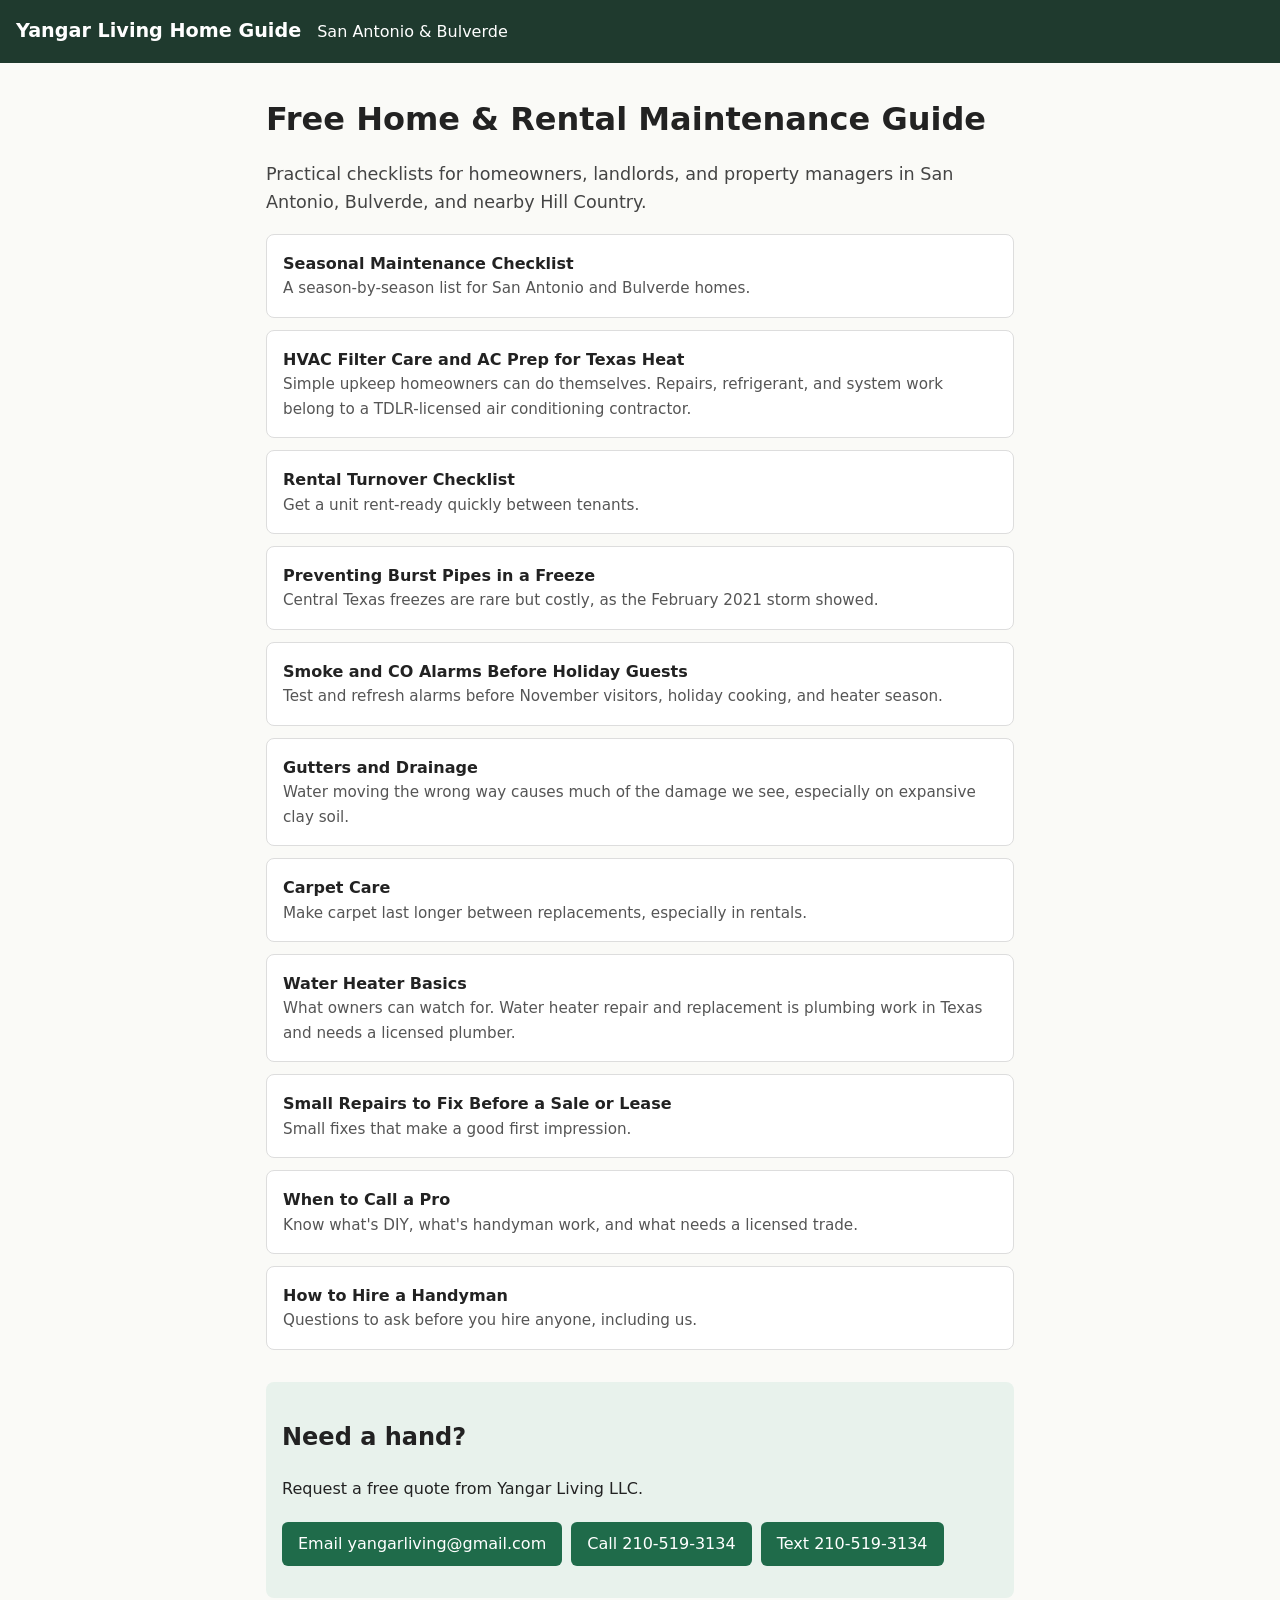
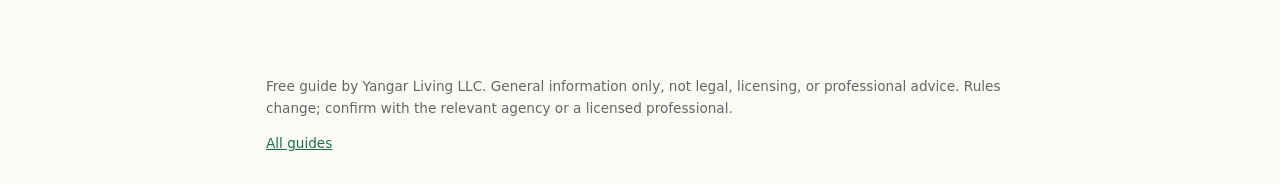
<file: index.html>
<!doctype html><html lang="en"><head><meta charset="utf-8"><meta name="viewport" content="width=device-width,initial-scale=1"><title>Home | Yangar Living Home Guide</title><link rel="stylesheet" href="style.css"></head><body><header><a href="index.html" class="logo">Yangar Living Home Guide</a><span>San Antonio &amp; Bulverde</span></header><main><h1>Free Home &amp; Rental Maintenance Guide</h1><p class="lead">Practical checklists for homeowners, landlords, and property managers in San Antonio, Bulverde, and nearby Hill Country.</p><ul class="cards"><li><a href="seasonal-checklist.html"><strong>Seasonal Maintenance Checklist</strong><span>A season-by-season list for San Antonio and Bulverde homes.</span></a></li><li><a href="hvac-filter-ac-prep.html"><strong>HVAC Filter Care and AC Prep for Texas Heat</strong><span>Simple upkeep homeowners can do themselves. Repairs, refrigerant, and system work belong to a TDLR-licensed air conditioning contractor.</span></a></li><li><a href="rental-turnover-checklist.html"><strong>Rental Turnover Checklist</strong><span>Get a unit rent-ready quickly between tenants.</span></a></li><li><a href="freeze-pipe-prevention.html"><strong>Preventing Burst Pipes in a Freeze</strong><span>Central Texas freezes are rare but costly, as the February 2021 storm showed.</span></a></li><li><a href="smoke-co-alarms.html"><strong>Smoke and CO Alarms Before Holiday Guests</strong><span>Test and refresh alarms before November visitors, holiday cooking, and heater season.</span></a></li><li><a href="gutters-drainage.html"><strong>Gutters and Drainage</strong><span>Water moving the wrong way causes much of the damage we see, especially on expansive clay soil.</span></a></li><li><a href="carpet-care.html"><strong>Carpet Care</strong><span>Make carpet last longer between replacements, especially in rentals.</span></a></li><li><a href="water-heater-basics.html"><strong>Water Heater Basics</strong><span>What owners can watch for. Water heater repair and replacement is plumbing work in Texas and needs a licensed plumber.</span></a></li><li><a href="pre-sale-lease-repairs.html"><strong>Small Repairs to Fix Before a Sale or Lease</strong><span>Small fixes that make a good first impression.</span></a></li><li><a href="when-to-call-a-pro.html"><strong>When to Call a Pro</strong><span>Know what&#x27;s DIY, what&#x27;s handyman work, and what needs a licensed trade.</span></a></li><li><a href="hiring-a-handyman.html"><strong>How to Hire a Handyman</strong><span>Questions to ask before you hire anyone, including us.</span></a></li></ul><section class="cta"><h2>Need a hand?</h2><p>Request a free quote from Yangar Living LLC.</p><p><a class="btn" href="mailto:yangarliving@gmail.com?subject=Quote%20request">Email yangarliving@gmail.com</a> <a class="btn" href="tel:+12105193134">Call 210-519-3134</a> <a class="btn" href="sms:+12105193134">Text 210-519-3134</a></p></section></main><footer><p>Free guide by Yangar Living LLC. General information only, not legal, licensing, or professional advice. Rules change; confirm with the relevant agency or a licensed professional.</p><p><a href="index.html">All guides</a></p></footer></body></html>
</file>
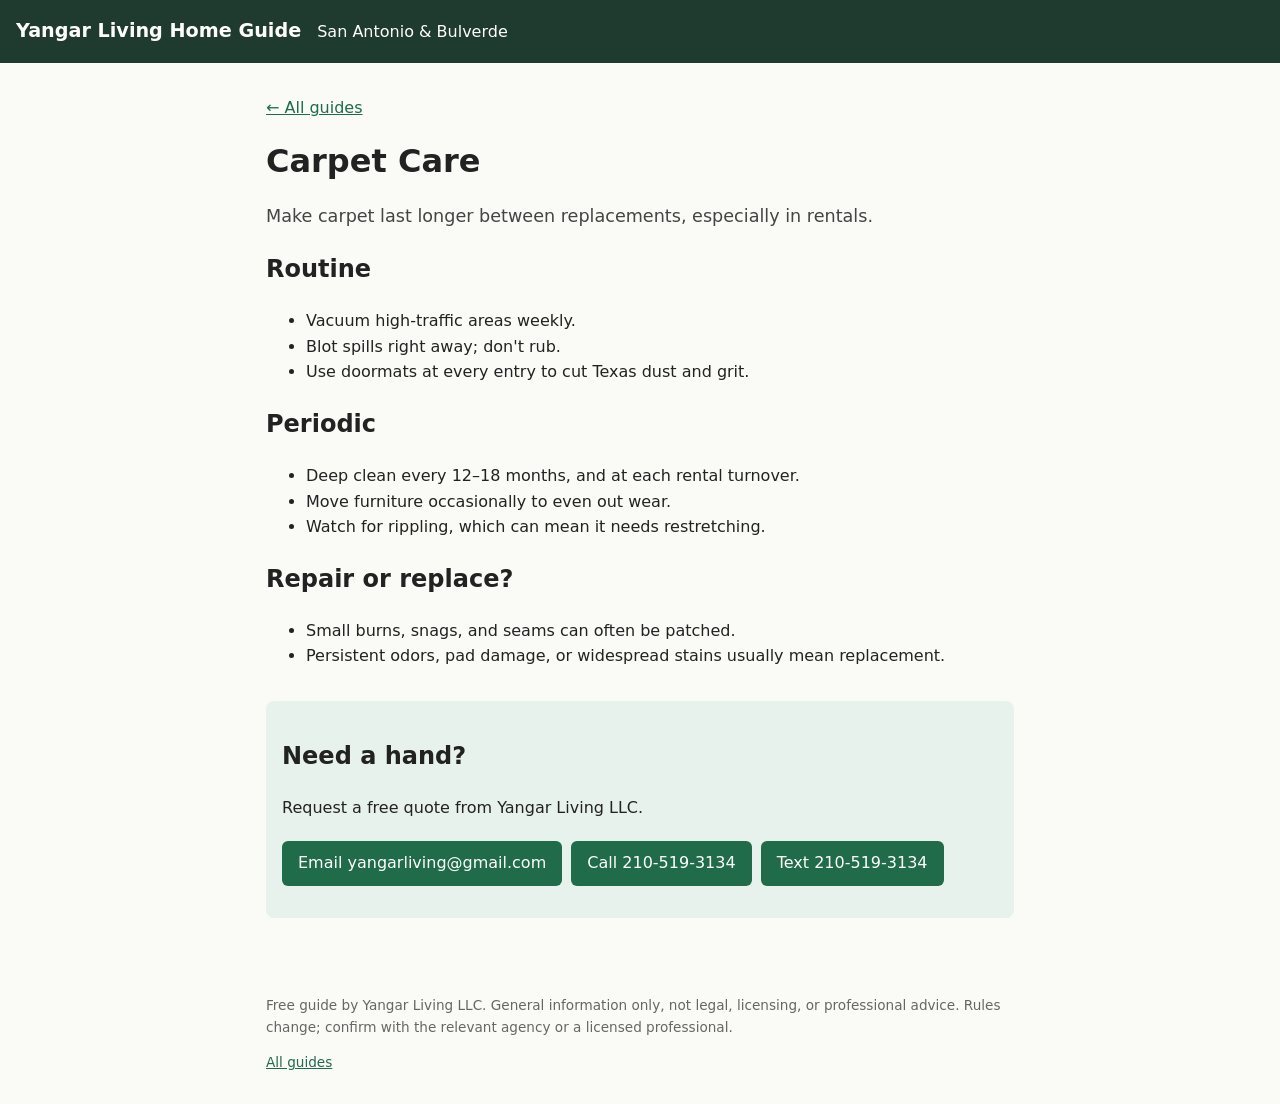
<file: carpet-care.html>
<!doctype html><html lang="en"><head><meta charset="utf-8"><meta name="viewport" content="width=device-width,initial-scale=1"><title>Carpet Care | Yangar Living Home Guide</title><link rel="stylesheet" href="style.css"></head><body><header><a href="index.html" class="logo">Yangar Living Home Guide</a><span>San Antonio &amp; Bulverde</span></header><main><p><a href="index.html">&larr; All guides</a></p><h1>Carpet Care</h1><p class="lead">Make carpet last longer between replacements, especially in rentals.</p><h2>Routine</h2><ul><li>Vacuum high-traffic areas weekly.</li><li>Blot spills right away; don&#x27;t rub.</li><li>Use doormats at every entry to cut Texas dust and grit.</li></ul><h2>Periodic</h2><ul><li>Deep clean every 12–18 months, and at each rental turnover.</li><li>Move furniture occasionally to even out wear.</li><li>Watch for rippling, which can mean it needs restretching.</li></ul><h2>Repair or replace?</h2><ul><li>Small burns, snags, and seams can often be patched.</li><li>Persistent odors, pad damage, or widespread stains usually mean replacement.</li></ul><section class="cta"><h2>Need a hand?</h2><p>Request a free quote from Yangar Living LLC.</p><p><a class="btn" href="mailto:yangarliving@gmail.com?subject=Quote%20request">Email yangarliving@gmail.com</a> <a class="btn" href="tel:+12105193134">Call 210-519-3134</a> <a class="btn" href="sms:+12105193134">Text 210-519-3134</a></p></section></main><footer><p>Free guide by Yangar Living LLC. General information only, not legal, licensing, or professional advice. Rules change; confirm with the relevant agency or a licensed professional.</p><p><a href="index.html">All guides</a></p></footer></body></html>
</file>
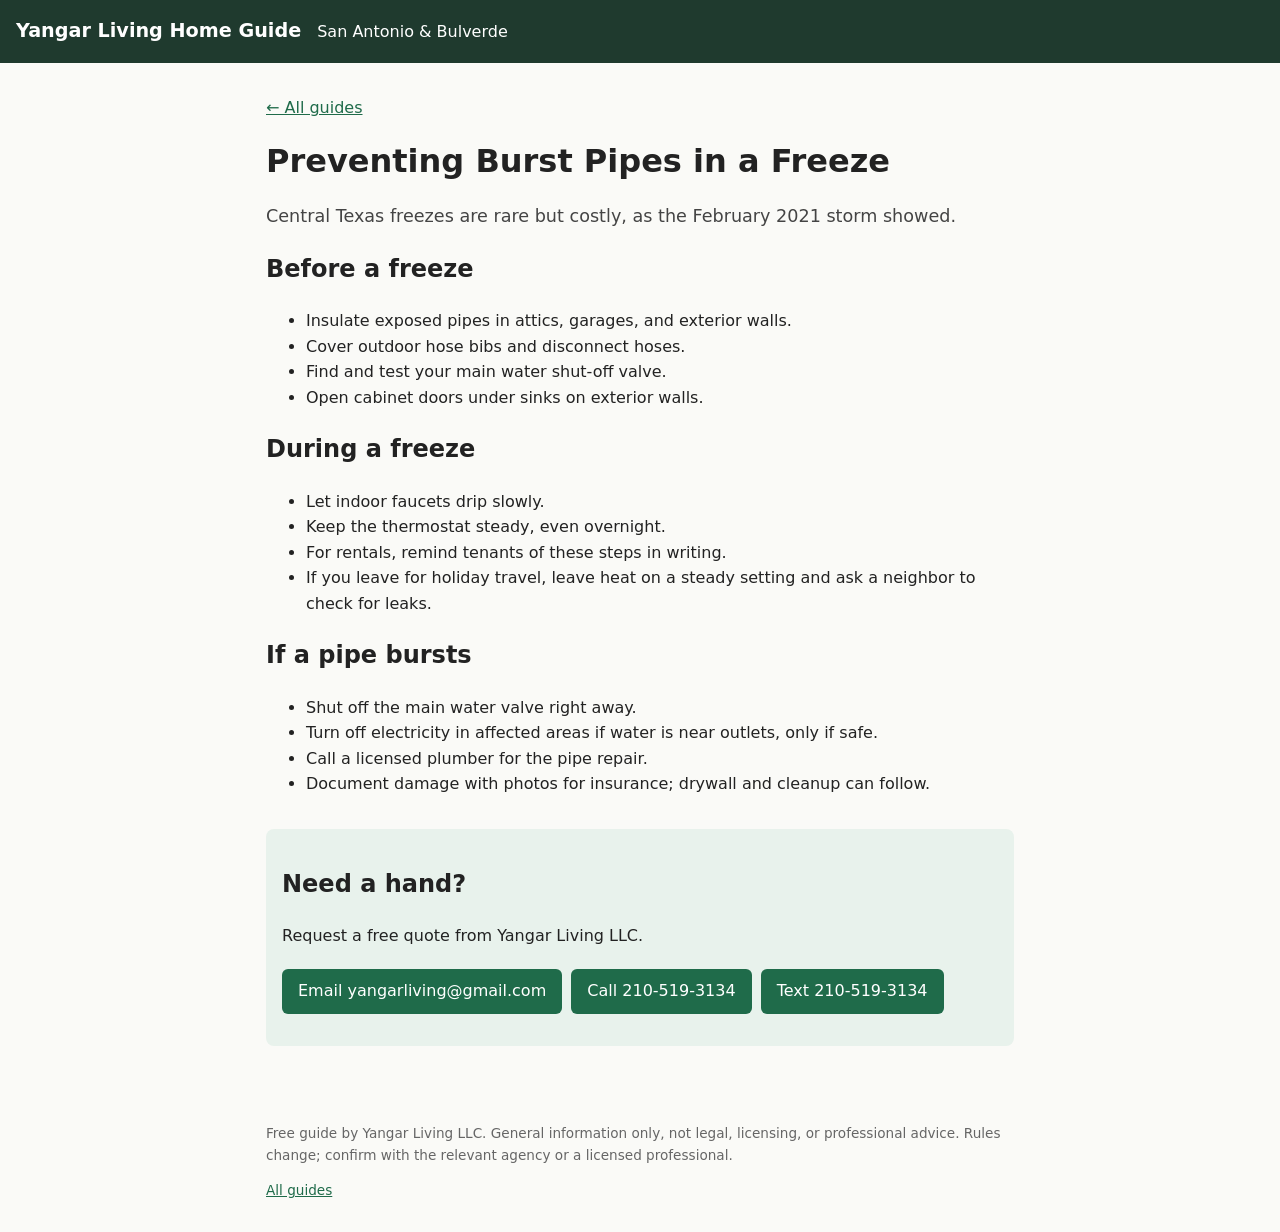
<file: freeze-pipe-prevention.html>
<!doctype html><html lang="en"><head><meta charset="utf-8"><meta name="viewport" content="width=device-width,initial-scale=1"><title>Preventing Burst Pipes in a Freeze | Yangar Living Home Guide</title><link rel="stylesheet" href="style.css"></head><body><header><a href="index.html" class="logo">Yangar Living Home Guide</a><span>San Antonio &amp; Bulverde</span></header><main><p><a href="index.html">&larr; All guides</a></p><h1>Preventing Burst Pipes in a Freeze</h1><p class="lead">Central Texas freezes are rare but costly, as the February 2021 storm showed.</p><h2>Before a freeze</h2><ul><li>Insulate exposed pipes in attics, garages, and exterior walls.</li><li>Cover outdoor hose bibs and disconnect hoses.</li><li>Find and test your main water shut-off valve.</li><li>Open cabinet doors under sinks on exterior walls.</li></ul><h2>During a freeze</h2><ul><li>Let indoor faucets drip slowly.</li><li>Keep the thermostat steady, even overnight.</li><li>For rentals, remind tenants of these steps in writing.</li><li>If you leave for holiday travel, leave heat on a steady setting and ask a neighbor to check for leaks.</li></ul><h2>If a pipe bursts</h2><ul><li>Shut off the main water valve right away.</li><li>Turn off electricity in affected areas if water is near outlets, only if safe.</li><li>Call a licensed plumber for the pipe repair.</li><li>Document damage with photos for insurance; drywall and cleanup can follow.</li></ul><section class="cta"><h2>Need a hand?</h2><p>Request a free quote from Yangar Living LLC.</p><p><a class="btn" href="mailto:yangarliving@gmail.com?subject=Quote%20request">Email yangarliving@gmail.com</a> <a class="btn" href="tel:+12105193134">Call 210-519-3134</a> <a class="btn" href="sms:+12105193134">Text 210-519-3134</a></p></section></main><footer><p>Free guide by Yangar Living LLC. General information only, not legal, licensing, or professional advice. Rules change; confirm with the relevant agency or a licensed professional.</p><p><a href="index.html">All guides</a></p></footer></body></html>
</file>
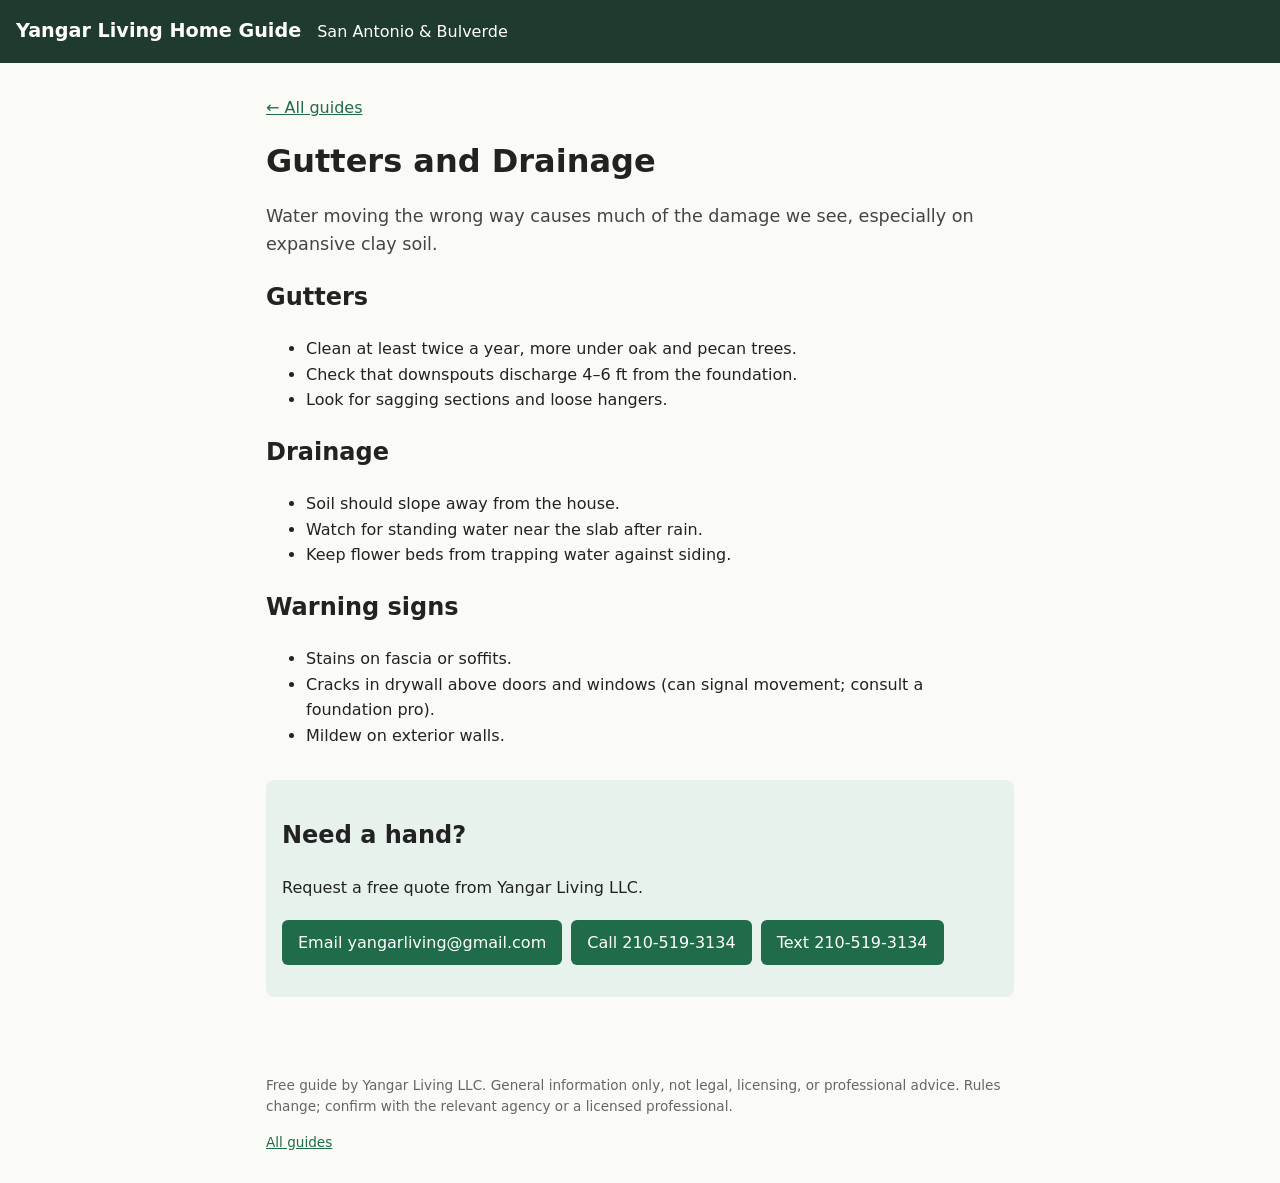
<file: gutters-drainage.html>
<!doctype html><html lang="en"><head><meta charset="utf-8"><meta name="viewport" content="width=device-width,initial-scale=1"><title>Gutters and Drainage | Yangar Living Home Guide</title><link rel="stylesheet" href="style.css"></head><body><header><a href="index.html" class="logo">Yangar Living Home Guide</a><span>San Antonio &amp; Bulverde</span></header><main><p><a href="index.html">&larr; All guides</a></p><h1>Gutters and Drainage</h1><p class="lead">Water moving the wrong way causes much of the damage we see, especially on expansive clay soil.</p><h2>Gutters</h2><ul><li>Clean at least twice a year, more under oak and pecan trees.</li><li>Check that downspouts discharge 4–6 ft from the foundation.</li><li>Look for sagging sections and loose hangers.</li></ul><h2>Drainage</h2><ul><li>Soil should slope away from the house.</li><li>Watch for standing water near the slab after rain.</li><li>Keep flower beds from trapping water against siding.</li></ul><h2>Warning signs</h2><ul><li>Stains on fascia or soffits.</li><li>Cracks in drywall above doors and windows (can signal movement; consult a foundation pro).</li><li>Mildew on exterior walls.</li></ul><section class="cta"><h2>Need a hand?</h2><p>Request a free quote from Yangar Living LLC.</p><p><a class="btn" href="mailto:yangarliving@gmail.com?subject=Quote%20request">Email yangarliving@gmail.com</a> <a class="btn" href="tel:+12105193134">Call 210-519-3134</a> <a class="btn" href="sms:+12105193134">Text 210-519-3134</a></p></section></main><footer><p>Free guide by Yangar Living LLC. General information only, not legal, licensing, or professional advice. Rules change; confirm with the relevant agency or a licensed professional.</p><p><a href="index.html">All guides</a></p></footer></body></html>
</file>
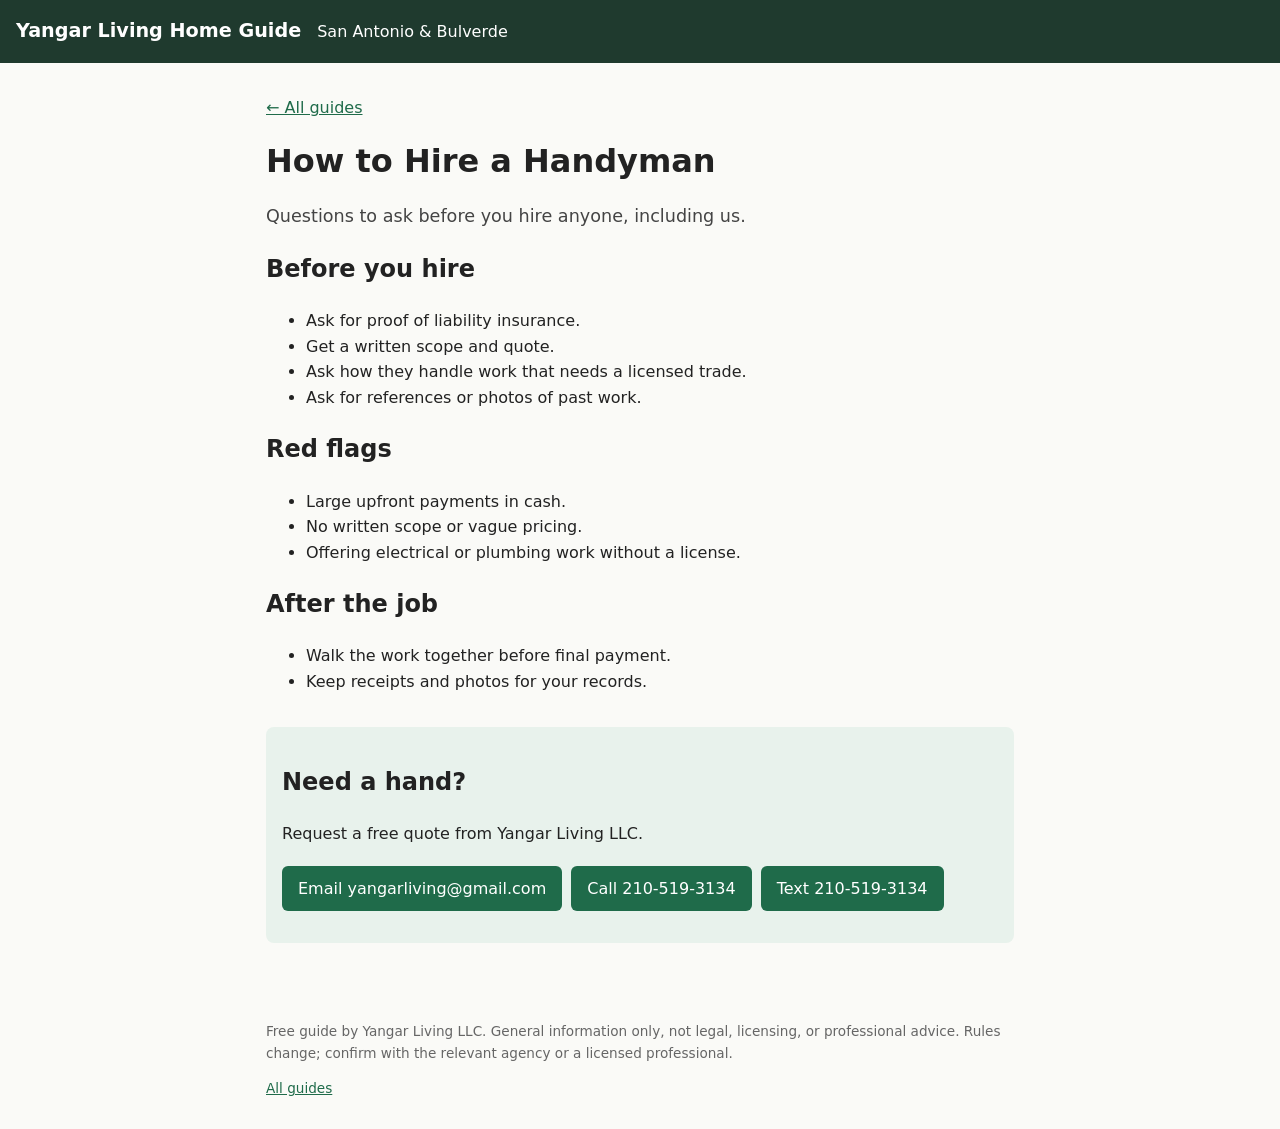
<file: hiring-a-handyman.html>
<!doctype html><html lang="en"><head><meta charset="utf-8"><meta name="viewport" content="width=device-width,initial-scale=1"><title>How to Hire a Handyman | Yangar Living Home Guide</title><link rel="stylesheet" href="style.css"></head><body><header><a href="index.html" class="logo">Yangar Living Home Guide</a><span>San Antonio &amp; Bulverde</span></header><main><p><a href="index.html">&larr; All guides</a></p><h1>How to Hire a Handyman</h1><p class="lead">Questions to ask before you hire anyone, including us.</p><h2>Before you hire</h2><ul><li>Ask for proof of liability insurance.</li><li>Get a written scope and quote.</li><li>Ask how they handle work that needs a licensed trade.</li><li>Ask for references or photos of past work.</li></ul><h2>Red flags</h2><ul><li>Large upfront payments in cash.</li><li>No written scope or vague pricing.</li><li>Offering electrical or plumbing work without a license.</li></ul><h2>After the job</h2><ul><li>Walk the work together before final payment.</li><li>Keep receipts and photos for your records.</li></ul><section class="cta"><h2>Need a hand?</h2><p>Request a free quote from Yangar Living LLC.</p><p><a class="btn" href="mailto:yangarliving@gmail.com?subject=Quote%20request">Email yangarliving@gmail.com</a> <a class="btn" href="tel:+12105193134">Call 210-519-3134</a> <a class="btn" href="sms:+12105193134">Text 210-519-3134</a></p></section></main><footer><p>Free guide by Yangar Living LLC. General information only, not legal, licensing, or professional advice. Rules change; confirm with the relevant agency or a licensed professional.</p><p><a href="index.html">All guides</a></p></footer></body></html>
</file>
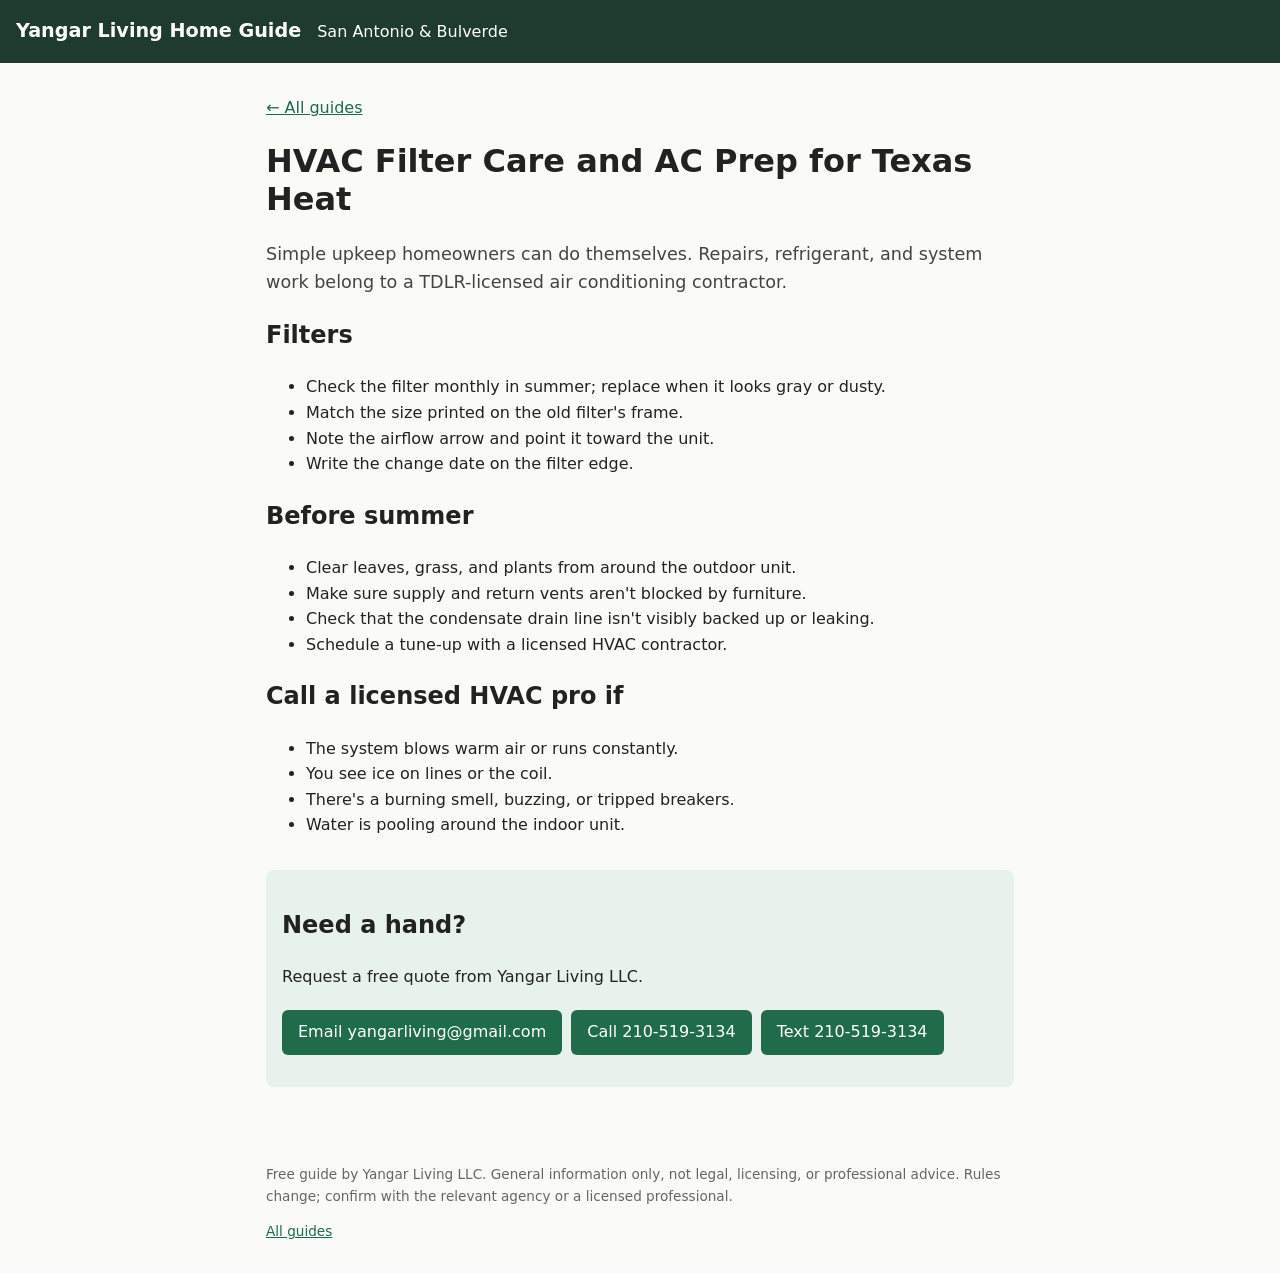
<file: hvac-filter-ac-prep.html>
<!doctype html><html lang="en"><head><meta charset="utf-8"><meta name="viewport" content="width=device-width,initial-scale=1"><title>HVAC Filter Care and AC Prep for Texas Heat | Yangar Living Home Guide</title><link rel="stylesheet" href="style.css"></head><body><header><a href="index.html" class="logo">Yangar Living Home Guide</a><span>San Antonio &amp; Bulverde</span></header><main><p><a href="index.html">&larr; All guides</a></p><h1>HVAC Filter Care and AC Prep for Texas Heat</h1><p class="lead">Simple upkeep homeowners can do themselves. Repairs, refrigerant, and system work belong to a TDLR-licensed air conditioning contractor.</p><h2>Filters</h2><ul><li>Check the filter monthly in summer; replace when it looks gray or dusty.</li><li>Match the size printed on the old filter&#x27;s frame.</li><li>Note the airflow arrow and point it toward the unit.</li><li>Write the change date on the filter edge.</li></ul><h2>Before summer</h2><ul><li>Clear leaves, grass, and plants from around the outdoor unit.</li><li>Make sure supply and return vents aren&#x27;t blocked by furniture.</li><li>Check that the condensate drain line isn&#x27;t visibly backed up or leaking.</li><li>Schedule a tune-up with a licensed HVAC contractor.</li></ul><h2>Call a licensed HVAC pro if</h2><ul><li>The system blows warm air or runs constantly.</li><li>You see ice on lines or the coil.</li><li>There&#x27;s a burning smell, buzzing, or tripped breakers.</li><li>Water is pooling around the indoor unit.</li></ul><section class="cta"><h2>Need a hand?</h2><p>Request a free quote from Yangar Living LLC.</p><p><a class="btn" href="mailto:yangarliving@gmail.com?subject=Quote%20request">Email yangarliving@gmail.com</a> <a class="btn" href="tel:+12105193134">Call 210-519-3134</a> <a class="btn" href="sms:+12105193134">Text 210-519-3134</a></p></section></main><footer><p>Free guide by Yangar Living LLC. General information only, not legal, licensing, or professional advice. Rules change; confirm with the relevant agency or a licensed professional.</p><p><a href="index.html">All guides</a></p></footer></body></html>
</file>
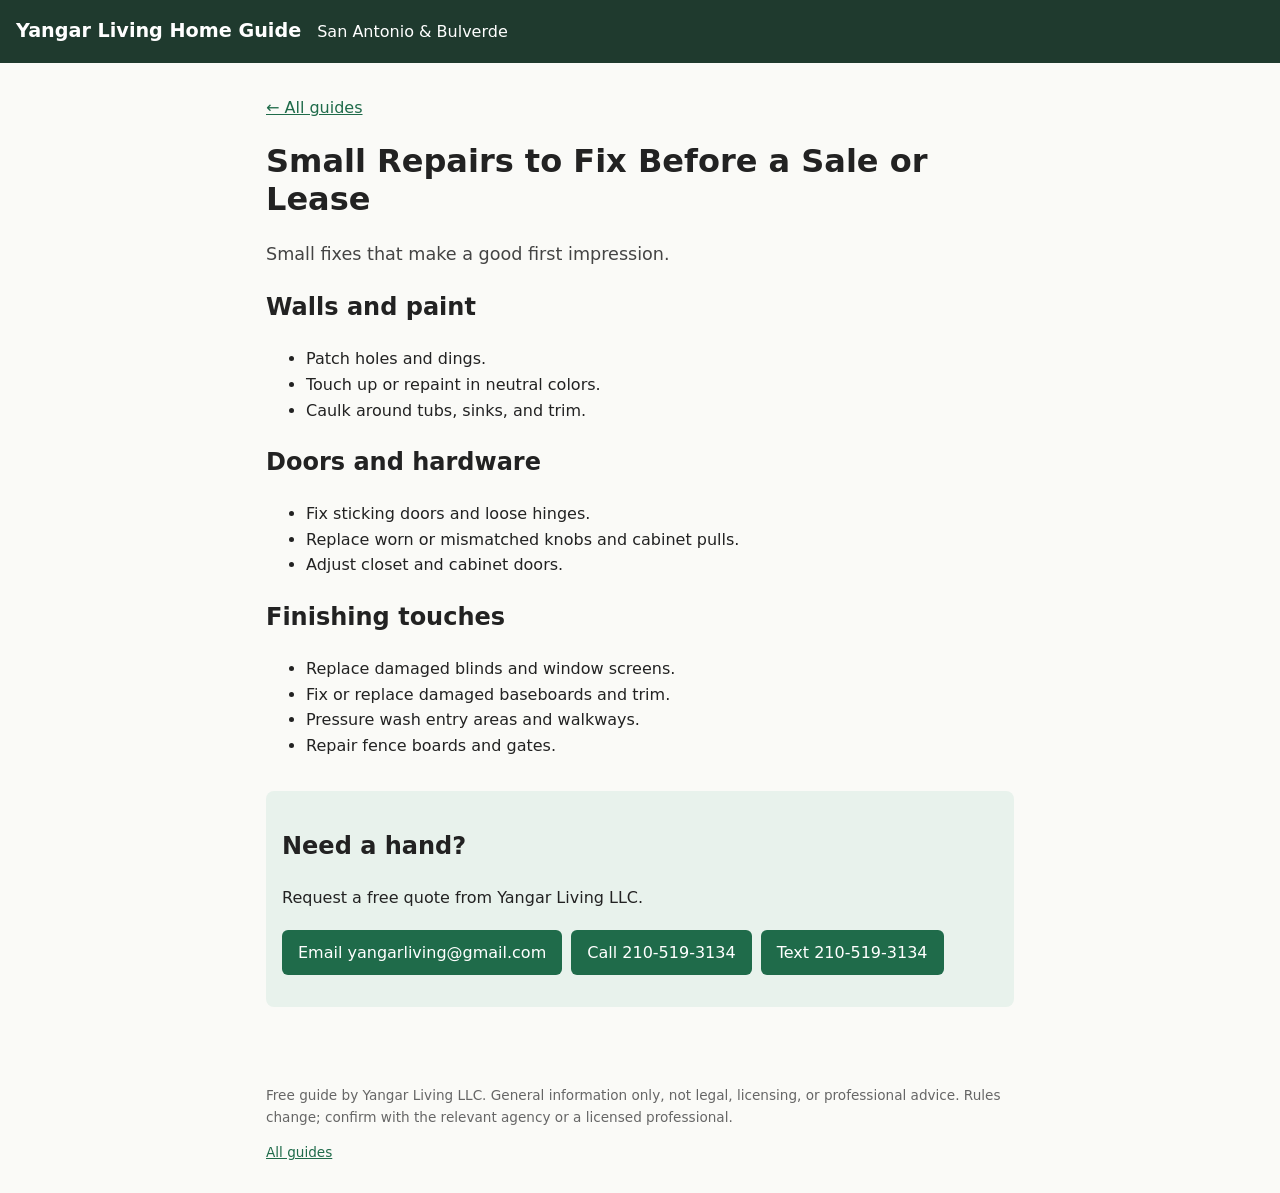
<file: pre-sale-lease-repairs.html>
<!doctype html><html lang="en"><head><meta charset="utf-8"><meta name="viewport" content="width=device-width,initial-scale=1"><title>Small Repairs to Fix Before a Sale or Lease | Yangar Living Home Guide</title><link rel="stylesheet" href="style.css"></head><body><header><a href="index.html" class="logo">Yangar Living Home Guide</a><span>San Antonio &amp; Bulverde</span></header><main><p><a href="index.html">&larr; All guides</a></p><h1>Small Repairs to Fix Before a Sale or Lease</h1><p class="lead">Small fixes that make a good first impression.</p><h2>Walls and paint</h2><ul><li>Patch holes and dings.</li><li>Touch up or repaint in neutral colors.</li><li>Caulk around tubs, sinks, and trim.</li></ul><h2>Doors and hardware</h2><ul><li>Fix sticking doors and loose hinges.</li><li>Replace worn or mismatched knobs and cabinet pulls.</li><li>Adjust closet and cabinet doors.</li></ul><h2>Finishing touches</h2><ul><li>Replace damaged blinds and window screens.</li><li>Fix or replace damaged baseboards and trim.</li><li>Pressure wash entry areas and walkways.</li><li>Repair fence boards and gates.</li></ul><section class="cta"><h2>Need a hand?</h2><p>Request a free quote from Yangar Living LLC.</p><p><a class="btn" href="mailto:yangarliving@gmail.com?subject=Quote%20request">Email yangarliving@gmail.com</a> <a class="btn" href="tel:+12105193134">Call 210-519-3134</a> <a class="btn" href="sms:+12105193134">Text 210-519-3134</a></p></section></main><footer><p>Free guide by Yangar Living LLC. General information only, not legal, licensing, or professional advice. Rules change; confirm with the relevant agency or a licensed professional.</p><p><a href="index.html">All guides</a></p></footer></body></html>
</file>
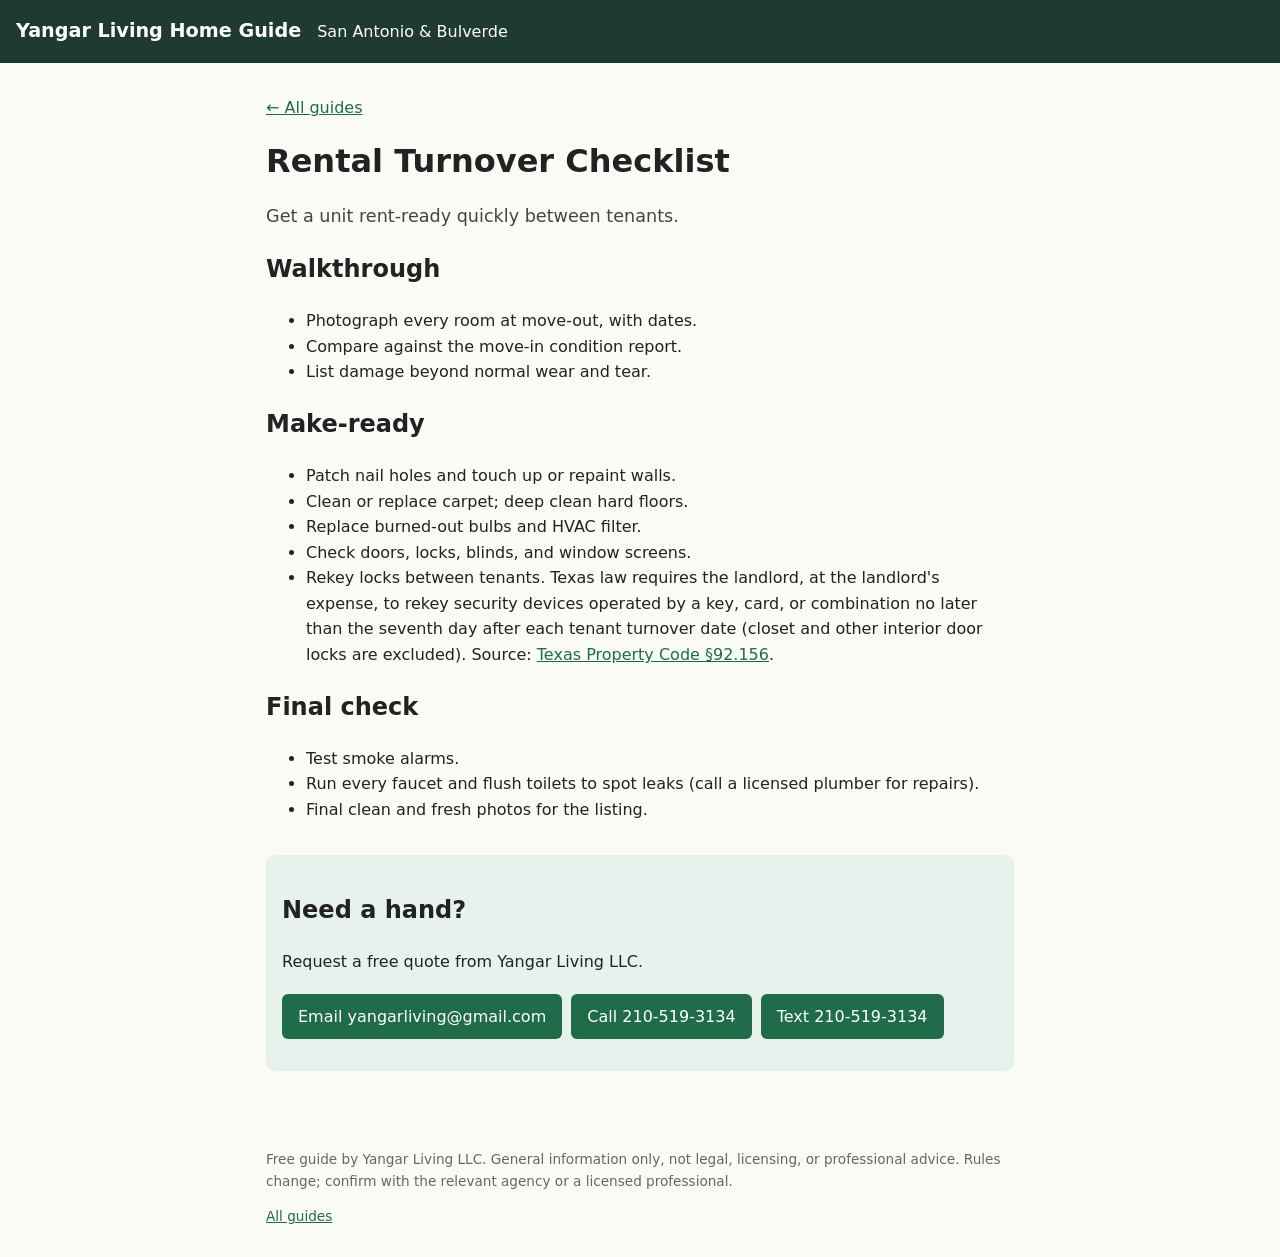
<file: rental-turnover-checklist.html>
<!doctype html><html lang="en"><head><meta charset="utf-8"><meta name="viewport" content="width=device-width,initial-scale=1"><title>Rental Turnover Checklist | Yangar Living Home Guide</title><link rel="stylesheet" href="style.css"></head><body><header><a href="index.html" class="logo">Yangar Living Home Guide</a><span>San Antonio &amp; Bulverde</span></header><main><p><a href="index.html">&larr; All guides</a></p><h1>Rental Turnover Checklist</h1><p class="lead">Get a unit rent-ready quickly between tenants.</p><h2>Walkthrough</h2><ul><li>Photograph every room at move-out, with dates.</li><li>Compare against the move-in condition report.</li><li>List damage beyond normal wear and tear.</li></ul><h2>Make-ready</h2><ul><li>Patch nail holes and touch up or repaint walls.</li><li>Clean or replace carpet; deep clean hard floors.</li><li>Replace burned-out bulbs and HVAC filter.</li><li>Check doors, locks, blinds, and window screens.</li><li>Rekey locks between tenants. Texas law requires the landlord, at the landlord's expense, to rekey security devices operated by a key, card, or combination no later than the seventh day after each tenant turnover date (closet and other interior door locks are excluded). Source: <a href="https://statutes.capitol.texas.gov/Docs/PR/htm/PR.92.htm#92.156" rel="noopener">Texas Property Code §92.156</a>.</li></ul><h2>Final check</h2><ul><li>Test smoke alarms.</li><li>Run every faucet and flush toilets to spot leaks (call a licensed plumber for repairs).</li><li>Final clean and fresh photos for the listing.</li></ul><section class="cta"><h2>Need a hand?</h2><p>Request a free quote from Yangar Living LLC.</p><p><a class="btn" href="mailto:yangarliving@gmail.com?subject=Quote%20request">Email yangarliving@gmail.com</a> <a class="btn" href="tel:+12105193134">Call 210-519-3134</a> <a class="btn" href="sms:+12105193134">Text 210-519-3134</a></p></section></main><footer><p>Free guide by Yangar Living LLC. General information only, not legal, licensing, or professional advice. Rules change; confirm with the relevant agency or a licensed professional.</p><p><a href="index.html">All guides</a></p></footer></body></html>
</file>
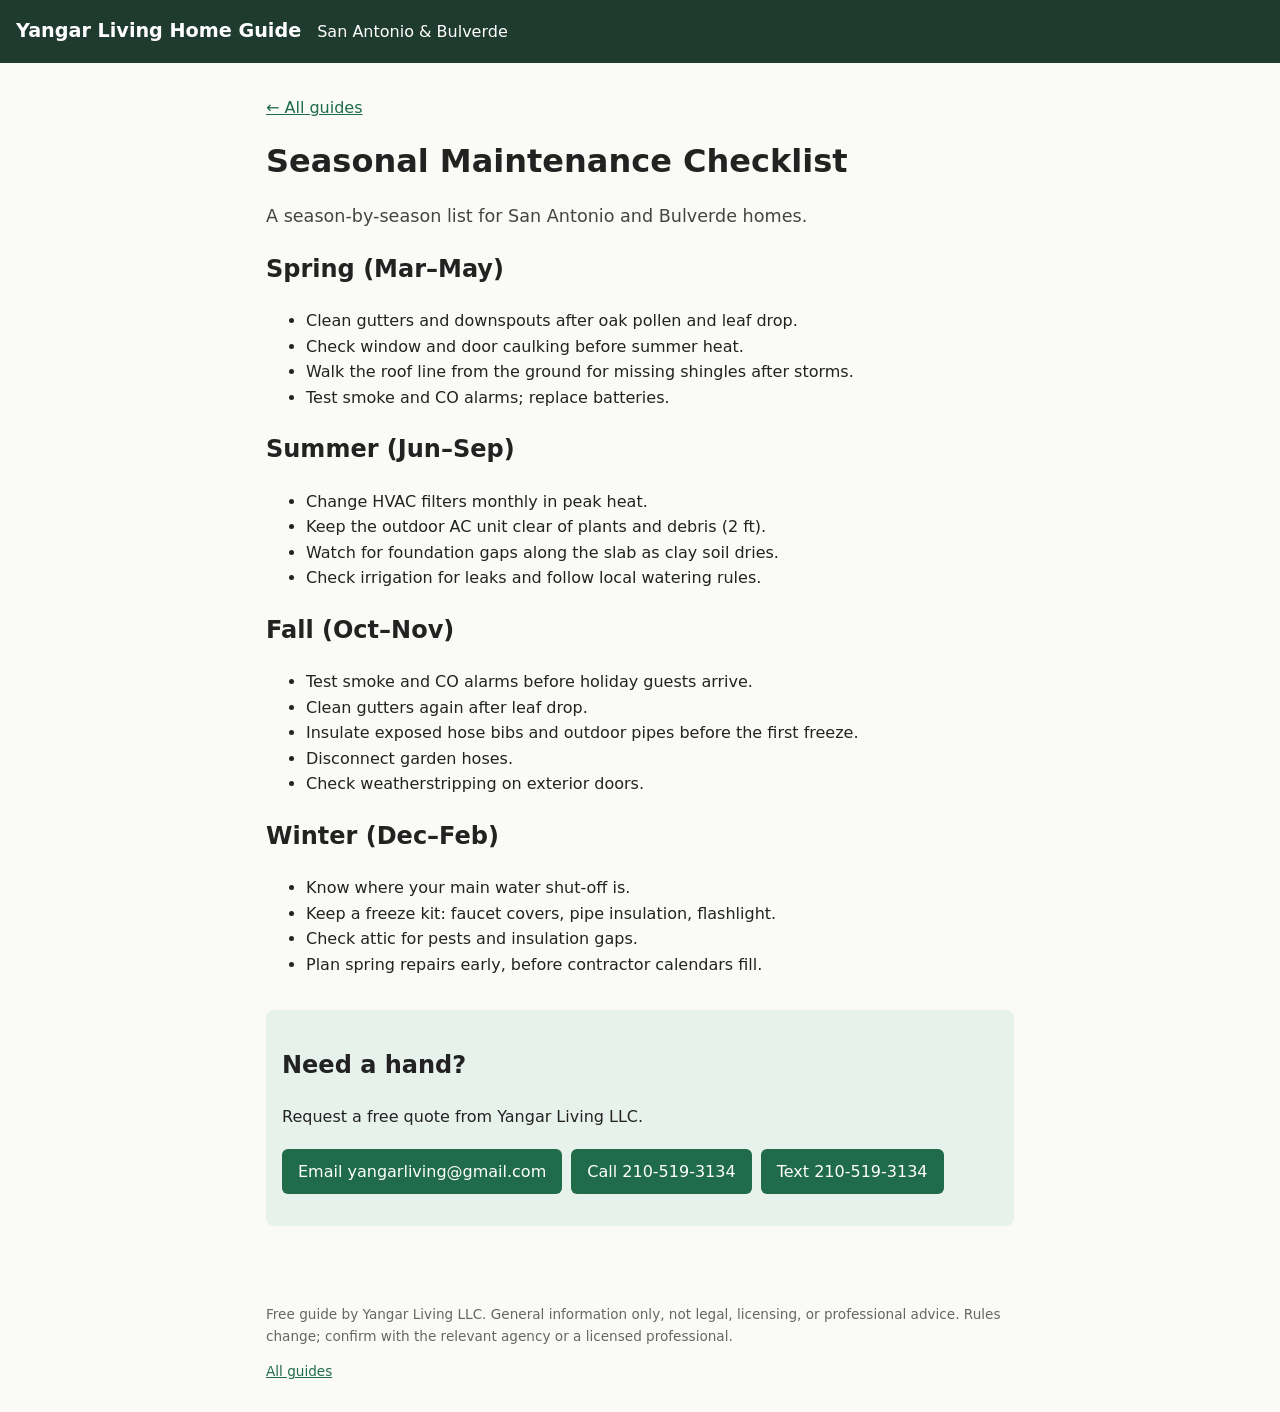
<file: seasonal-checklist.html>
<!doctype html><html lang="en"><head><meta charset="utf-8"><meta name="viewport" content="width=device-width,initial-scale=1"><title>Seasonal Maintenance Checklist | Yangar Living Home Guide</title><link rel="stylesheet" href="style.css"></head><body><header><a href="index.html" class="logo">Yangar Living Home Guide</a><span>San Antonio &amp; Bulverde</span></header><main><p><a href="index.html">&larr; All guides</a></p><h1>Seasonal Maintenance Checklist</h1><p class="lead">A season-by-season list for San Antonio and Bulverde homes.</p><h2>Spring (Mar–May)</h2><ul><li>Clean gutters and downspouts after oak pollen and leaf drop.</li><li>Check window and door caulking before summer heat.</li><li>Walk the roof line from the ground for missing shingles after storms.</li><li>Test smoke and CO alarms; replace batteries.</li></ul><h2>Summer (Jun–Sep)</h2><ul><li>Change HVAC filters monthly in peak heat.</li><li>Keep the outdoor AC unit clear of plants and debris (2 ft).</li><li>Watch for foundation gaps along the slab as clay soil dries.</li><li>Check irrigation for leaks and follow local watering rules.</li></ul><h2>Fall (Oct–Nov)</h2><ul><li>Test smoke and CO alarms before holiday guests arrive.</li><li>Clean gutters again after leaf drop.</li><li>Insulate exposed hose bibs and outdoor pipes before the first freeze.</li><li>Disconnect garden hoses.</li><li>Check weatherstripping on exterior doors.</li></ul><h2>Winter (Dec–Feb)</h2><ul><li>Know where your main water shut-off is.</li><li>Keep a freeze kit: faucet covers, pipe insulation, flashlight.</li><li>Check attic for pests and insulation gaps.</li><li>Plan spring repairs early, before contractor calendars fill.</li></ul><section class="cta"><h2>Need a hand?</h2><p>Request a free quote from Yangar Living LLC.</p><p><a class="btn" href="mailto:yangarliving@gmail.com?subject=Quote%20request">Email yangarliving@gmail.com</a> <a class="btn" href="tel:+12105193134">Call 210-519-3134</a> <a class="btn" href="sms:+12105193134">Text 210-519-3134</a></p></section></main><footer><p>Free guide by Yangar Living LLC. General information only, not legal, licensing, or professional advice. Rules change; confirm with the relevant agency or a licensed professional.</p><p><a href="index.html">All guides</a></p></footer></body></html>
</file>
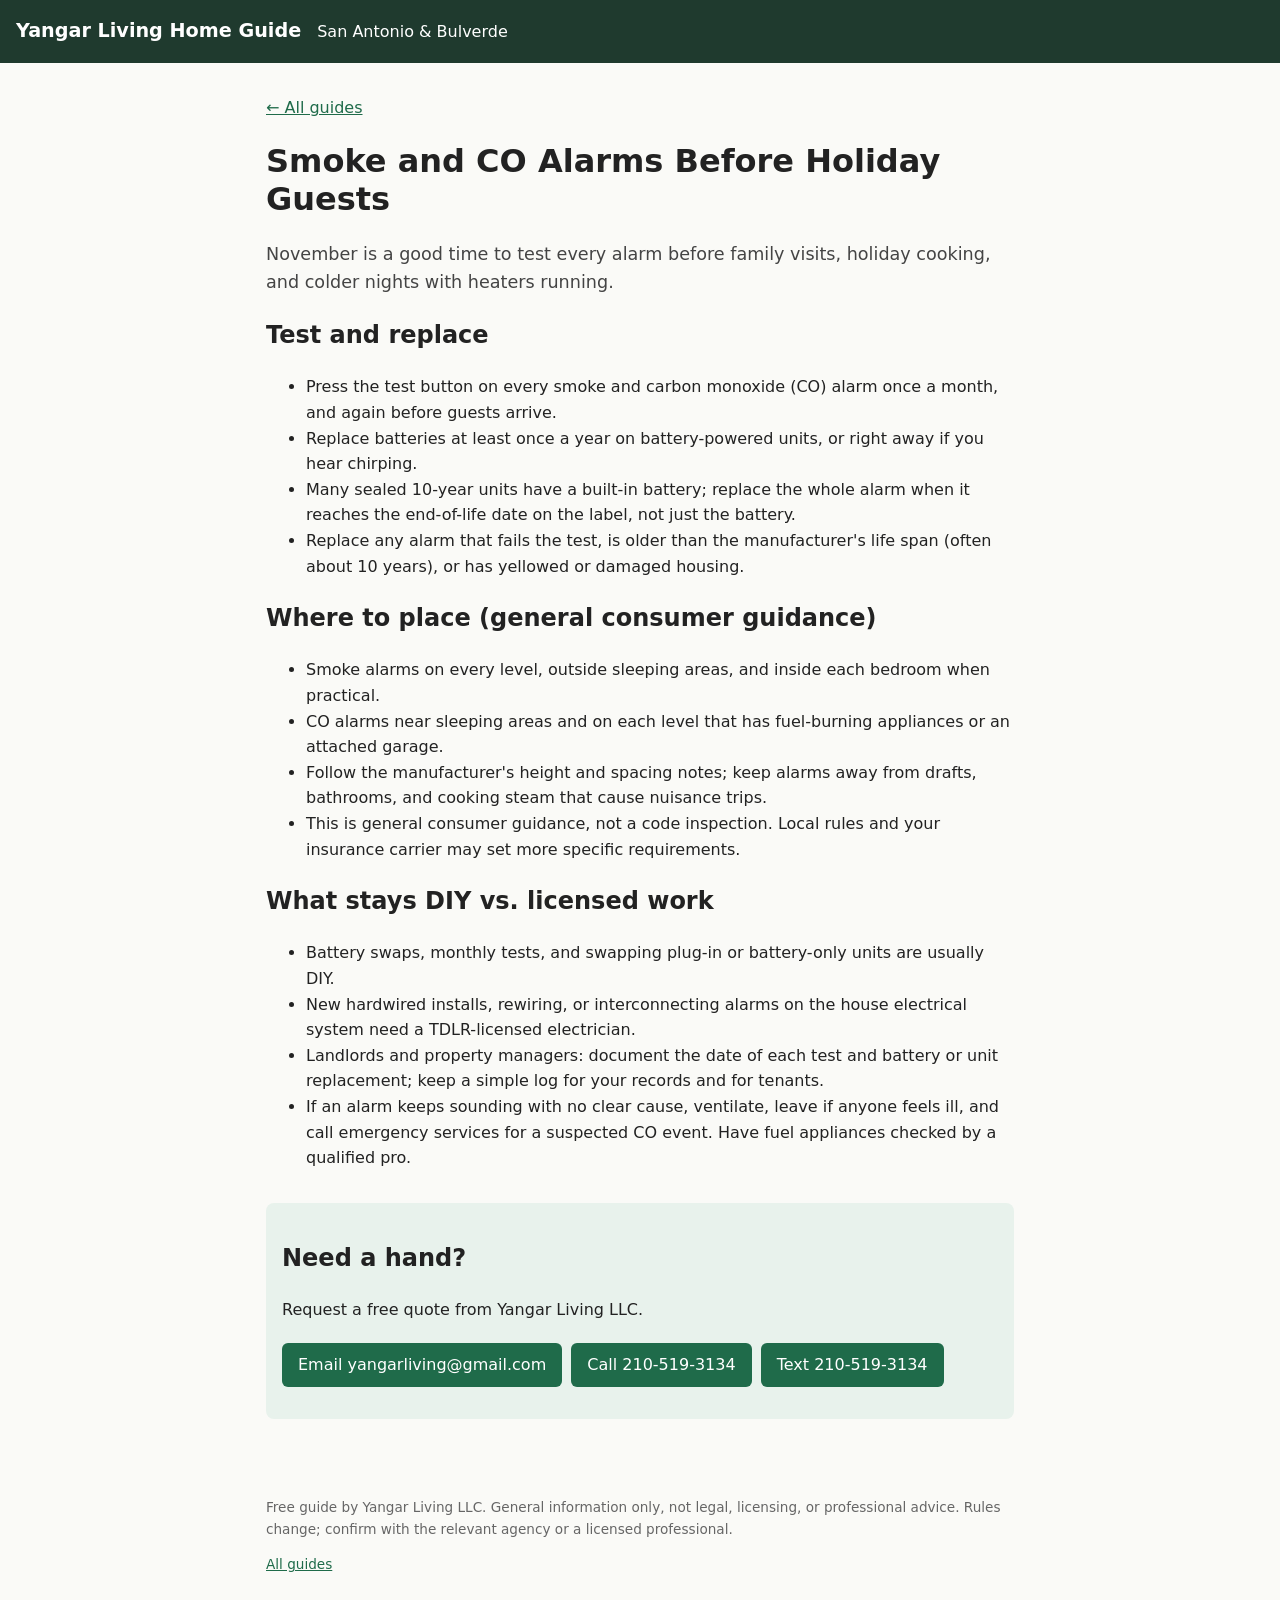
<file: smoke-co-alarms.html>
<!doctype html><html lang="en"><head><meta charset="utf-8"><meta name="viewport" content="width=device-width,initial-scale=1"><title>Smoke and CO Alarms Before Holiday Guests | Yangar Living Home Guide</title><link rel="stylesheet" href="style.css"></head><body><header><a href="index.html" class="logo">Yangar Living Home Guide</a><span>San Antonio &amp; Bulverde</span></header><main><p><a href="index.html">&larr; All guides</a></p><h1>Smoke and CO Alarms Before Holiday Guests</h1><p class="lead">November is a good time to test every alarm before family visits, holiday cooking, and colder nights with heaters running.</p><h2>Test and replace</h2><ul><li>Press the test button on every smoke and carbon monoxide (CO) alarm once a month, and again before guests arrive.</li><li>Replace batteries at least once a year on battery-powered units, or right away if you hear chirping.</li><li>Many sealed 10-year units have a built-in battery; replace the whole alarm when it reaches the end-of-life date on the label, not just the battery.</li><li>Replace any alarm that fails the test, is older than the manufacturer&#x27;s life span (often about 10 years), or has yellowed or damaged housing.</li></ul><h2>Where to place (general consumer guidance)</h2><ul><li>Smoke alarms on every level, outside sleeping areas, and inside each bedroom when practical.</li><li>CO alarms near sleeping areas and on each level that has fuel-burning appliances or an attached garage.</li><li>Follow the manufacturer&#x27;s height and spacing notes; keep alarms away from drafts, bathrooms, and cooking steam that cause nuisance trips.</li><li>This is general consumer guidance, not a code inspection. Local rules and your insurance carrier may set more specific requirements.</li></ul><h2>What stays DIY vs. licensed work</h2><ul><li>Battery swaps, monthly tests, and swapping plug-in or battery-only units are usually DIY.</li><li>New hardwired installs, rewiring, or interconnecting alarms on the house electrical system need a TDLR-licensed electrician.</li><li>Landlords and property managers: document the date of each test and battery or unit replacement; keep a simple log for your records and for tenants.</li><li>If an alarm keeps sounding with no clear cause, ventilate, leave if anyone feels ill, and call emergency services for a suspected CO event. Have fuel appliances checked by a qualified pro.</li></ul><section class="cta"><h2>Need a hand?</h2><p>Request a free quote from Yangar Living LLC.</p><p><a class="btn" href="mailto:yangarliving@gmail.com?subject=Quote%20request">Email yangarliving@gmail.com</a> <a class="btn" href="tel:+12105193134">Call 210-519-3134</a> <a class="btn" href="sms:+12105193134">Text 210-519-3134</a></p></section></main><footer><p>Free guide by Yangar Living LLC. General information only, not legal, licensing, or professional advice. Rules change; confirm with the relevant agency or a licensed professional.</p><p><a href="index.html">All guides</a></p></footer></body></html>
</file>
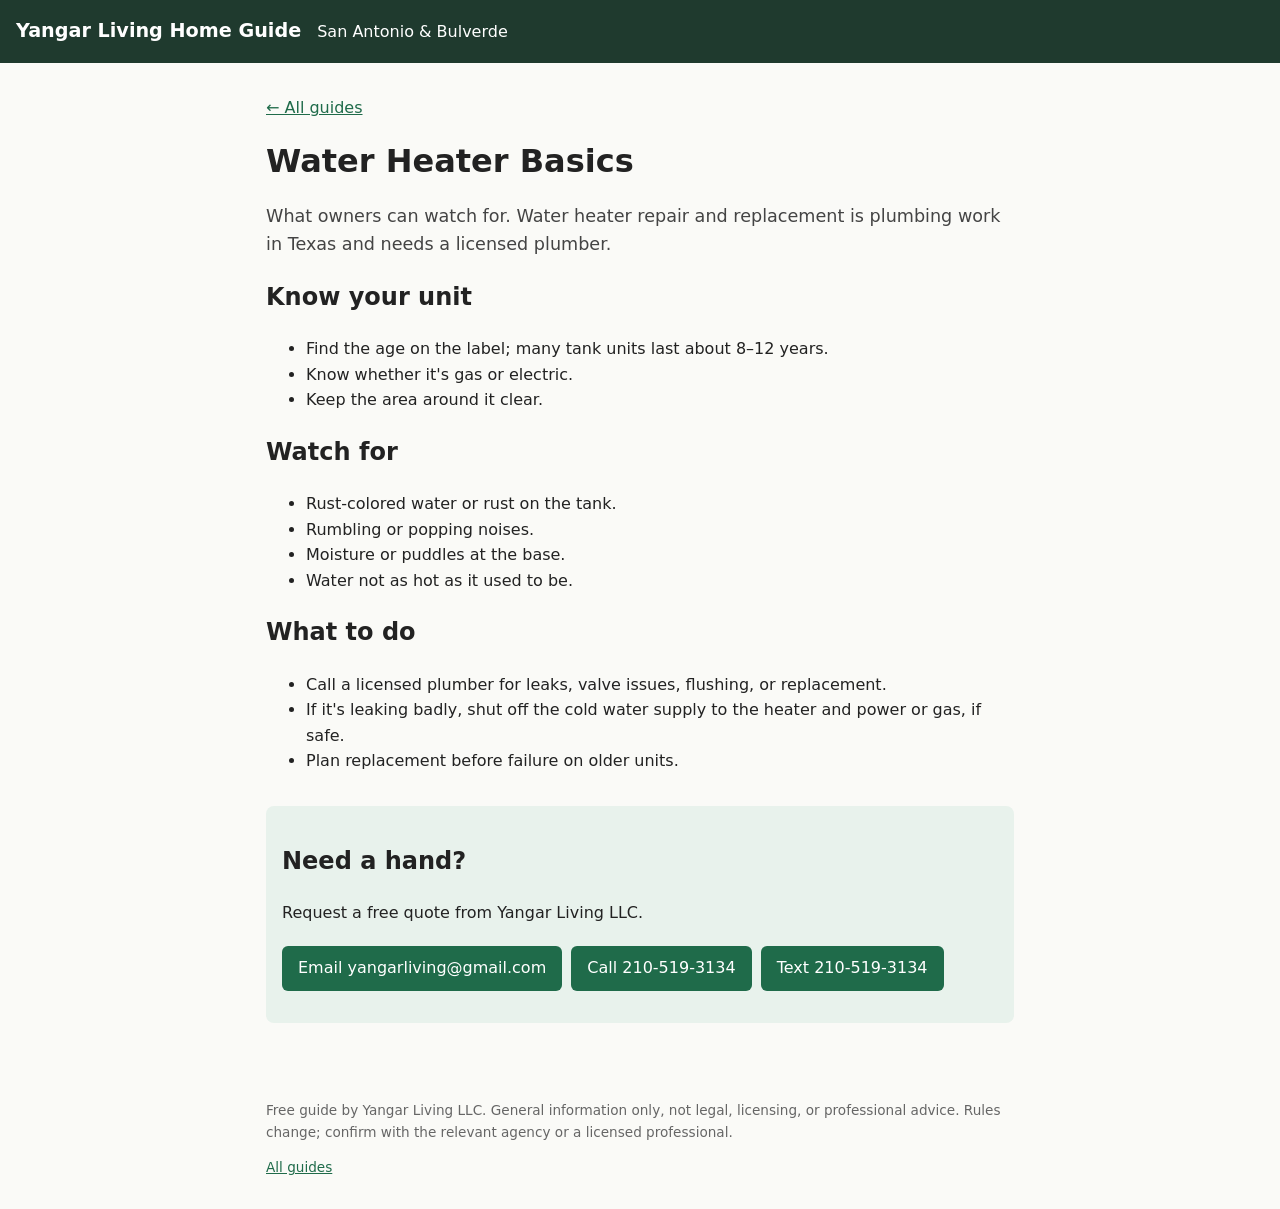
<file: water-heater-basics.html>
<!doctype html><html lang="en"><head><meta charset="utf-8"><meta name="viewport" content="width=device-width,initial-scale=1"><title>Water Heater Basics | Yangar Living Home Guide</title><link rel="stylesheet" href="style.css"></head><body><header><a href="index.html" class="logo">Yangar Living Home Guide</a><span>San Antonio &amp; Bulverde</span></header><main><p><a href="index.html">&larr; All guides</a></p><h1>Water Heater Basics</h1><p class="lead">What owners can watch for. Water heater repair and replacement is plumbing work in Texas and needs a licensed plumber.</p><h2>Know your unit</h2><ul><li>Find the age on the label; many tank units last about 8–12 years.</li><li>Know whether it&#x27;s gas or electric.</li><li>Keep the area around it clear.</li></ul><h2>Watch for</h2><ul><li>Rust-colored water or rust on the tank.</li><li>Rumbling or popping noises.</li><li>Moisture or puddles at the base.</li><li>Water not as hot as it used to be.</li></ul><h2>What to do</h2><ul><li>Call a licensed plumber for leaks, valve issues, flushing, or replacement.</li><li>If it&#x27;s leaking badly, shut off the cold water supply to the heater and power or gas, if safe.</li><li>Plan replacement before failure on older units.</li></ul><section class="cta"><h2>Need a hand?</h2><p>Request a free quote from Yangar Living LLC.</p><p><a class="btn" href="mailto:yangarliving@gmail.com?subject=Quote%20request">Email yangarliving@gmail.com</a> <a class="btn" href="tel:+12105193134">Call 210-519-3134</a> <a class="btn" href="sms:+12105193134">Text 210-519-3134</a></p></section></main><footer><p>Free guide by Yangar Living LLC. General information only, not legal, licensing, or professional advice. Rules change; confirm with the relevant agency or a licensed professional.</p><p><a href="index.html">All guides</a></p></footer></body></html>
</file>
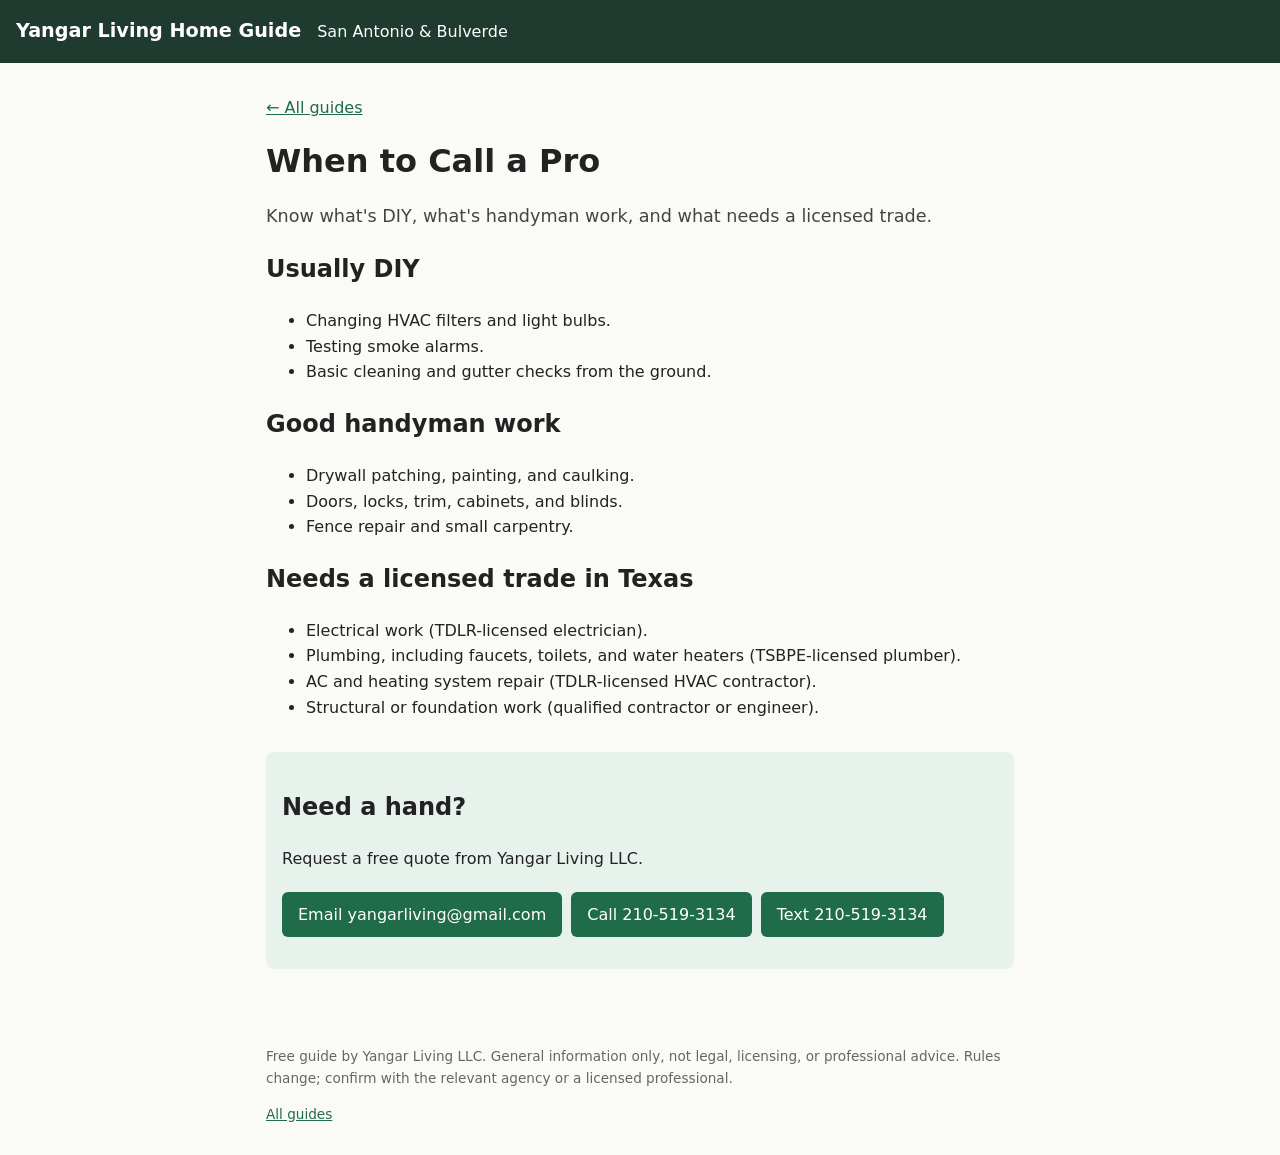
<file: when-to-call-a-pro.html>
<!doctype html><html lang="en"><head><meta charset="utf-8"><meta name="viewport" content="width=device-width,initial-scale=1"><title>When to Call a Pro | Yangar Living Home Guide</title><link rel="stylesheet" href="style.css"></head><body><header><a href="index.html" class="logo">Yangar Living Home Guide</a><span>San Antonio &amp; Bulverde</span></header><main><p><a href="index.html">&larr; All guides</a></p><h1>When to Call a Pro</h1><p class="lead">Know what&#x27;s DIY, what&#x27;s handyman work, and what needs a licensed trade.</p><h2>Usually DIY</h2><ul><li>Changing HVAC filters and light bulbs.</li><li>Testing smoke alarms.</li><li>Basic cleaning and gutter checks from the ground.</li></ul><h2>Good handyman work</h2><ul><li>Drywall patching, painting, and caulking.</li><li>Doors, locks, trim, cabinets, and blinds.</li><li>Fence repair and small carpentry.</li></ul><h2>Needs a licensed trade in Texas</h2><ul><li>Electrical work (TDLR-licensed electrician).</li><li>Plumbing, including faucets, toilets, and water heaters (TSBPE-licensed plumber).</li><li>AC and heating system repair (TDLR-licensed HVAC contractor).</li><li>Structural or foundation work (qualified contractor or engineer).</li></ul><section class="cta"><h2>Need a hand?</h2><p>Request a free quote from Yangar Living LLC.</p><p><a class="btn" href="mailto:yangarliving@gmail.com?subject=Quote%20request">Email yangarliving@gmail.com</a> <a class="btn" href="tel:+12105193134">Call 210-519-3134</a> <a class="btn" href="sms:+12105193134">Text 210-519-3134</a></p></section></main><footer><p>Free guide by Yangar Living LLC. General information only, not legal, licensing, or professional advice. Rules change; confirm with the relevant agency or a licensed professional.</p><p><a href="index.html">All guides</a></p></footer></body></html>
</file>
<file: style.css>
*{box-sizing:border-box}body{margin:0;font-family:system-ui,sans-serif;line-height:1.6;color:#222;background:#fafaf7}header{background:#1f3a2e;color:#fff;padding:1rem;display:flex;flex-wrap:wrap;gap:.5rem 1rem;align-items:baseline}header .logo{color:#fff;font-weight:700;text-decoration:none;font-size:1.2rem}main{max-width:780px;margin:auto;padding:1rem}h1{line-height:1.2}.lead{font-size:1.1rem;color:#444}a{color:#1f6b4a}.cards{list-style:none;padding:0;display:grid;gap:.75rem}.cards a{display:block;padding:1rem;background:#fff;border:1px solid #ddd;border-radius:8px;text-decoration:none;color:#222}.cards span{display:block;color:#555;font-size:.95rem}.cta{background:#e8f2ec;border-radius:8px;padding:1rem;margin:2rem 0}.btn{display:inline-block;margin:.25rem .25rem 0 0;padding:.6rem 1rem;background:#1f6b4a;color:#fff;border-radius:6px;text-decoration:none}footer{max-width:780px;margin:auto;padding:1rem;font-size:.85rem;color:#666}
</file>
